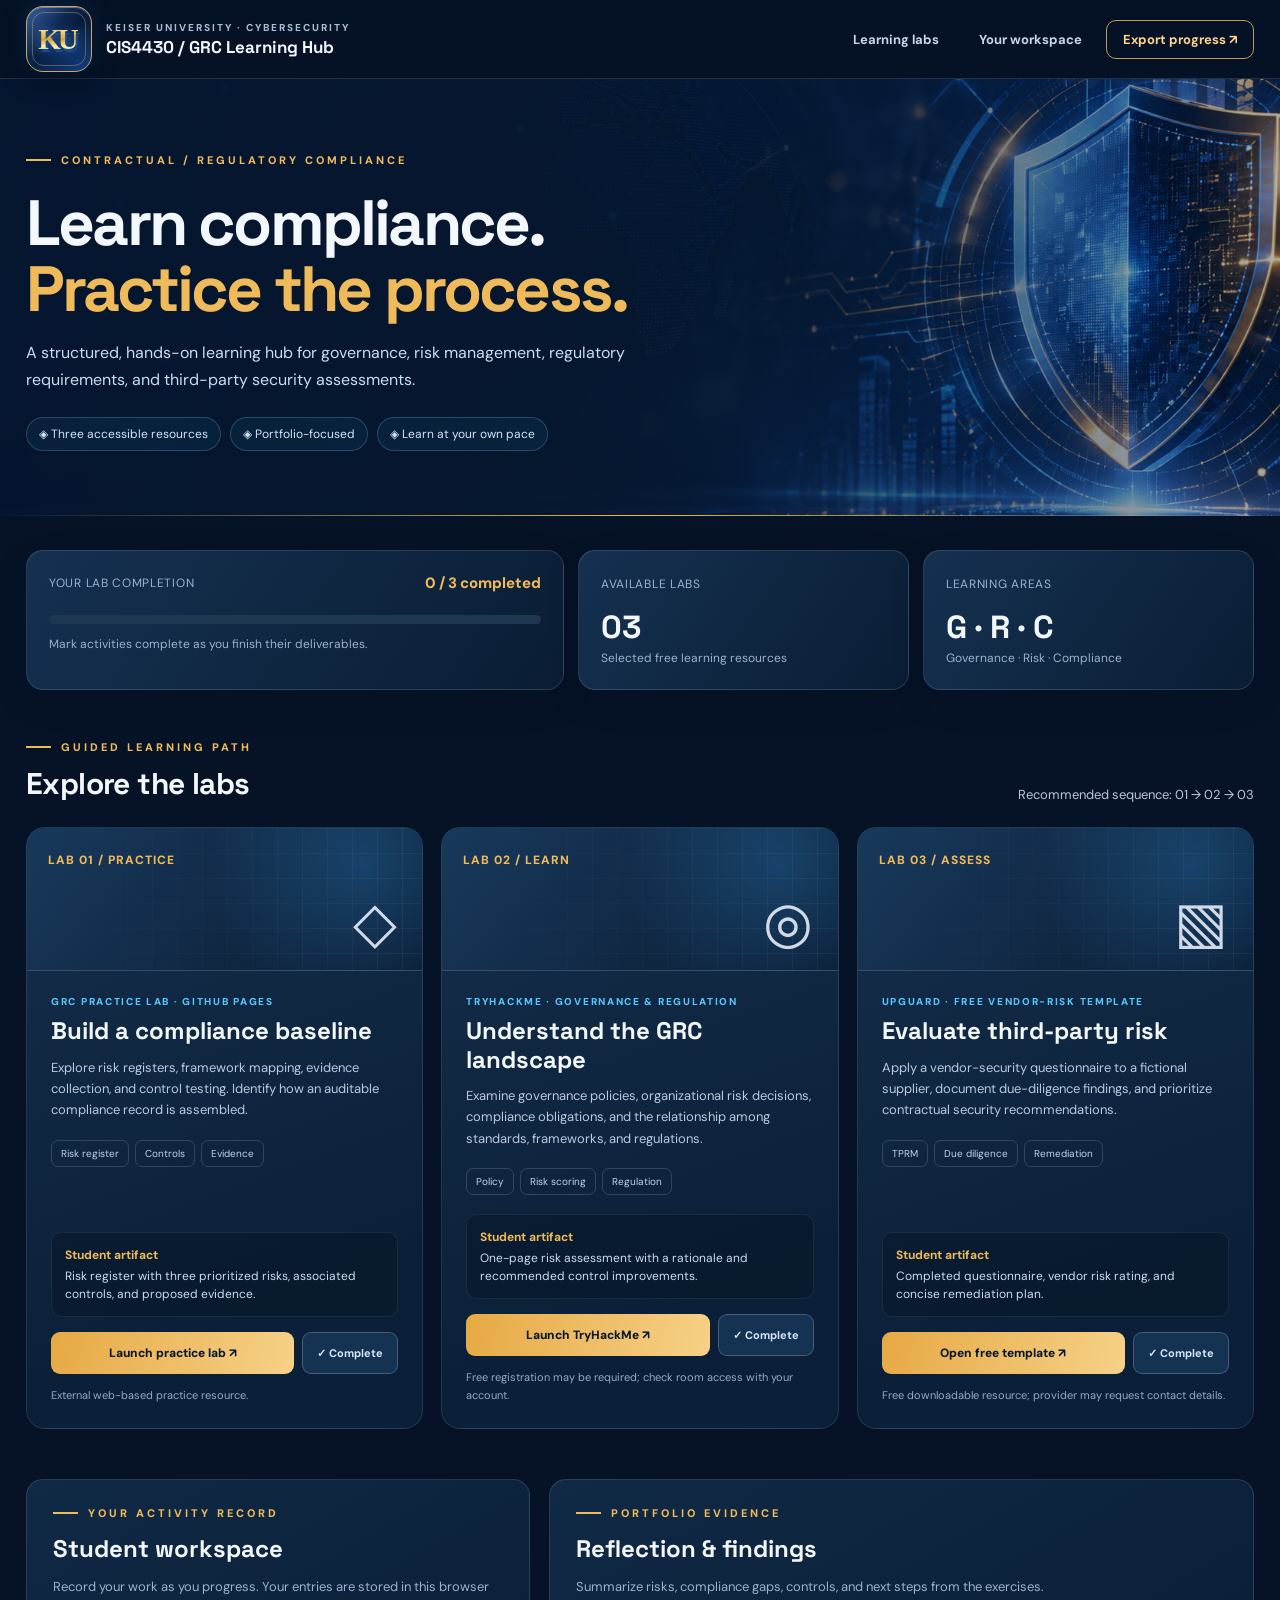
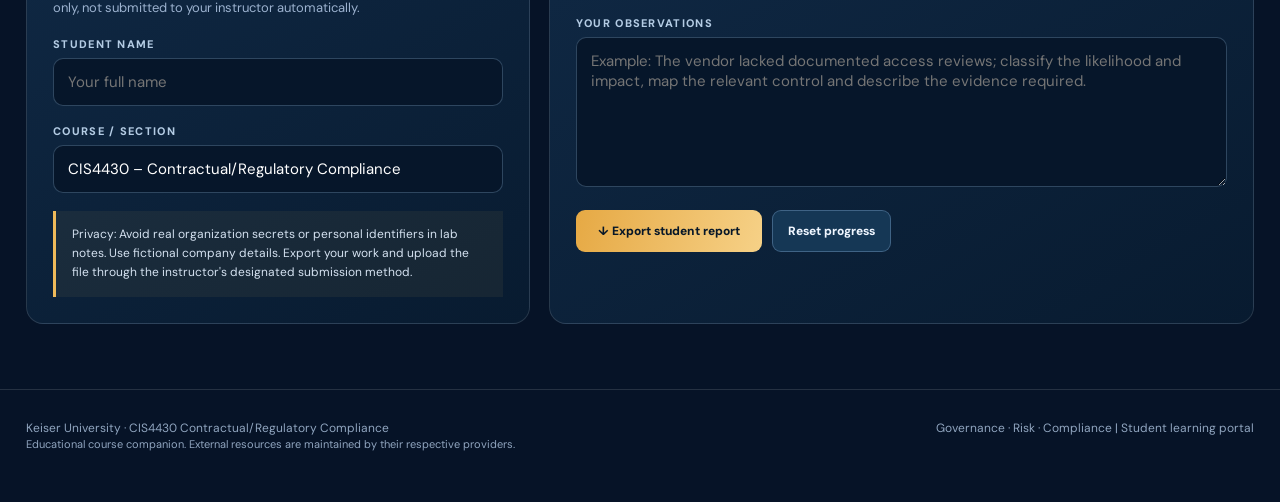
<file: index.html>
<!doctype html>
<html lang="en"><head><meta charset="utf-8"><meta name="viewport" content="width=device-width,initial-scale=1"><meta name="theme-color" content="#07162c"><title>CIS4430 | GRC Learning Hub</title>
<style>
@import url('https://fonts.googleapis.com/css2?family=DM+Sans:wght@400;500;600;700;800&family=Space+Grotesk:wght@400;500;600;700&display=swap');
:root{--bg:#061327;--panel:#0c2038;--panel2:#112945;--line:#ffffff20;--muted:#9cb2cf;--text:#f3f7ff;--gold:#efba5a;--cyan:#56c8ff;--green:#64e4b2}*{box-sizing:border-box}html{scroll-behavior:smooth}body{margin:0;background:var(--bg);color:var(--text);font:15px 'DM Sans',Arial,sans-serif}button,input,textarea{font:inherit}button{cursor:pointer}.shell{max-width:1470px;padding:0 26px;margin:auto}.topbar{background:#061327e8;backdrop-filter:blur(18px);border-bottom:1px solid var(--line);position:sticky;top:0;z-index:20}.topinner{min-height:78px;display:flex;gap:24px;align-items:center;justify-content:space-between}.brand{display:flex;align-items:center;gap:14px}.ku-logo{display:grid;place-items:center;flex:none;width:66px;height:66px;border-radius:17px;background:linear-gradient(145deg,#163e79 0%,#071b3b 49%,#123f86 100%);border:1px solid #d0a65d;box-shadow:inset 0 1px 0 #ffffff55,0 8px 25px #0007,0 0 19px #2771c044;position:relative;overflow:hidden}.ku-logo::before{content:"";position:absolute;inset:5px;border:1px solid #f5c97855;border-radius:12px}.ku-logo::after{content:"";position:absolute;left:-35%;top:-80%;width:90%;height:180%;background:linear-gradient(90deg,transparent,#8cb8ff35,transparent);transform:rotate(33deg);pointer-events:none}.ku-logo span{position:relative;z-index:1;font:900 29px Georgia,'Times New Roman',serif;letter-spacing:-3px;padding-right:4px;background:linear-gradient(180deg,#fff2bc 0%,#f8d988 24%,#dba437 50%,#fff1ac 72%,#b98022 100%);color:#e5b44d;background-clip:text;-webkit-background-clip:text;-webkit-text-fill-color:transparent;filter:drop-shadow(2px 3px 0 #164b99) drop-shadow(0 0 6px #3b7bcaaa)}.brand small{color:#a7bdd8;display:block;font-size:10px;letter-spacing:2px;font-weight:800}.brand strong{font:700 17px 'Space Grotesk',sans-serif;display:block;margin-top:2px}.nav{display:flex;align-items:center;gap:8px}.nav a{color:#c7d7eb;text-decoration:none;padding:10px 16px;border-radius:10px;font-size:13px;font-weight:700}.nav a:hover{background:#ffffff16;color:white}.nav .navaction{border:1px solid #c49a57;color:#ffd58c}.hero{position:relative;min-height:410px;overflow:hidden;background:linear-gradient(90deg,#05152ff7 0%,#06172eee 42%,#06172e55 100%),url('cyber-background.png') center 42%/cover}.hero:after{content:'';height:1px;position:absolute;bottom:0;width:100%;background:linear-gradient(90deg,transparent,var(--gold),transparent)}.hero-inner{padding-top:74px;padding-bottom:65px;position:relative;z-index:1}.eyebrow{font-weight:800;color:var(--gold);letter-spacing:3px;font-size:11px;text-transform:uppercase;display:flex;align-items:center;gap:10px}.eyebrow:before{content:'';width:25px;height:2px;background:var(--gold)}h1,h2,h3{font-family:'Space Grotesk',sans-serif}h1{font-size:clamp(40px,5vw,73px);line-height:1.03;max-width:800px;letter-spacing:-2.8px;margin:24px 0 15px}h1 span{color:var(--gold)}.subtitle{max-width:625px;color:#ccdcf0;font-size:16px;line-height:1.7}.pillrow{display:flex;flex-wrap:wrap;gap:9px;margin-top:24px}.pill{padding:8px 12px;background:#0a2642b8;border:1px solid #6084aa66;border-radius:100px;font-size:12px;color:#d5e4f4}.main{padding-top:34px;padding-bottom:65px}.overview{display:grid;grid-template-columns:1.3fr .8fr .8fr;gap:14px;margin-bottom:50px}.stat{background:linear-gradient(125deg,#153150,#0a1d34);border:1px solid var(--line);border-radius:17px;padding:22px;min-height:135px;box-shadow:0 12px 35px #020c1922}.stat strong{font:700 32px 'Space Grotesk';display:block;margin-top:14px}.stat label{font-size:12px;color:var(--muted);letter-spacing:.7px}.progress-top{display:flex;align-items:center;justify-content:space-between;gap:12px}.progress-meter{height:9px;border-radius:25px;background:#1e3750;margin-top:22px;overflow:hidden}.progress-meter>div{height:100%;width:0%;background:linear-gradient(90deg,var(--cyan),var(--gold));border-radius:20px;transition:width .6s}.section-top{display:flex;align-items:end;justify-content:space-between;gap:15px;margin-bottom:24px}.section-top h2{font-size:30px;letter-spacing:-.6px;margin:10px 0 0}.muted{color:var(--muted)}.steps{font-size:13px;color:#b7c7da}.labs{display:grid;grid-template-columns:repeat(3,minmax(0,1fr));gap:18px}.lab{background:linear-gradient(160deg,#152e4b,#0b2038 76%);border:1px solid #acc8ef23;border-radius:19px;overflow:hidden;position:relative;transition:transform .25s,border-color .25s,box-shadow .25s;display:flex;flex-direction:column}.lab:hover{transform:translateY(-7px);border-color:#d8ad5d98;box-shadow:0 20px 45px #020b1b9c}.lab-head{height:143px;position:relative;padding:21px;background:radial-gradient(circle at 85% 25%,#2c8dd64a,transparent 44%),linear-gradient(130deg,#18395c,#0b1b31);border-bottom:1px solid var(--line);overflow:hidden}.lab-head:before{content:'';position:absolute;inset:0;background-image:linear-gradient(#ffffff0c 1px,transparent 1px),linear-gradient(90deg,#ffffff0c 1px,transparent 1px);background-size:25px 25px;mask-image:linear-gradient(90deg,transparent,#000)}.num{position:relative;z-index:1;font-size:12px;color:var(--gold);font-weight:800;letter-spacing:1px}.labicon{position:absolute;right:25px;bottom:15px;font-size:57px;opacity:.85;font-family:Arial}.lab-body{padding:24px;display:flex;flex-direction:column;flex:1}.source{color:var(--cyan);font-weight:800;font-size:10px;letter-spacing:1.7px;text-transform:uppercase}.lab h3{margin:9px 0 11px;font-size:24px;line-height:1.18}.lab p{margin:0;color:#b9cade;line-height:1.65;font-size:13px}.tags{display:flex;flex-wrap:wrap;gap:6px;margin:19px 0}.tag{font-size:10px;border:1px solid #ffffff26;border-radius:7px;padding:6px 9px;color:#bed4eb}.deliverable{font-size:12px;color:#c8dcf2;padding:13px;border-radius:10px;background:#0616298e;border:1px solid #ffffff13;margin-top:auto;line-height:1.5}.deliverable b{color:var(--gold);display:block;margin-bottom:3px}.actions{display:flex;gap:8px;align-items:stretch;margin-top:15px}.launch{background:linear-gradient(105deg,#e6a944,#f6d187);color:#071728;text-decoration:none;border:0;border-radius:9px;padding:13px 15px;font-size:12px;font-weight:800;flex:1;text-align:center;transition:filter .2s}.launch:hover{filter:brightness(1.14)}.complete{background:#143251;border:1px solid #ffffff36;border-radius:9px;color:#d5e8fb;padding:10px 14px;font-weight:700;font-size:11px}.complete[aria-pressed=true]{background:#143e37;border-color:#4bd3a6;color:#9cffdc}.note{font-size:11px!important;color:#93abc5!important;margin-top:12px!important}.workspace{display:grid;grid-template-columns:1fr 1.4fr;gap:19px;margin-top:50px}.pane{background:linear-gradient(150deg,#102945,#081b30);border:1px solid var(--line);padding:26px;border-radius:17px}.pane h2{margin:0 0 10px;font-size:24px}.pane p{font-size:13px;line-height:1.6}.field{display:block;font-size:11px;text-transform:uppercase;letter-spacing:1.3px;color:#b4cce4;font-weight:800;margin:18px 0 7px}.input{background:#06162a;border:1px solid #5e7e9d75;border-radius:10px;padding:13px 14px;width:100%;color:white;outline:none}.input:focus{border-color:var(--gold);box-shadow:0 0 0 3px #eab85b22}textarea.input{min-height:150px;resize:vertical}.buttonline{display:flex;flex-wrap:wrap;gap:10px;margin-top:18px}.secondary{border:1px solid #6489af88;background:#153755;color:#eff6ff;border-radius:9px;padding:12px 15px;font-weight:800;font-size:12px}.secondary:hover{border-color:var(--gold)}.notice{border-left:3px solid var(--gold);padding:14px 16px;background:#d6ac5212;color:#d4e1f0;font-size:12px;line-height:1.6;margin-top:18px}.footer{border-top:1px solid var(--line);padding:30px 0 50px;color:#90a5bf;font-size:12px}.footerinner{display:flex;justify-content:space-between;gap:20px}.reveal{opacity:0;transform:translateY(20px);transition:opacity .7s,transform .7s}.reveal.visible{opacity:1;transform:none}.pulse{animation:blink 3s infinite}@keyframes blink{50%{box-shadow:0 0 23px #eabc6280}}@media(max-width:900px){.labs{grid-template-columns:1fr 1fr}.overview{grid-template-columns:1fr 1fr}.overview .stat:first-child{grid-column:span 2}.workspace{grid-template-columns:1fr}.nav a:not(.navaction){display:none}}@media(max-width:600px){.shell{padding:0 17px}.topinner{min-height:70px}.brand strong{font-size:13px}.ku-logo{width:48px;height:48px;border-radius:12px}.ku-logo span{font-size:23px}.ku-logo::before{inset:4px;border-radius:8px}.navaction{padding:9px!important;font-size:11px!important}.hero{min-height:410px}.hero-inner{padding-top:70px}.overview,.labs{grid-template-columns:1fr}.overview .stat:first-child{grid-column:auto}.section-top{display:block}.footerinner{display:block}h1{letter-spacing:-1.4px}}@media(prefers-reduced-motion:reduce){*,*:before,*:after{animation:none!important;transition:none!important;scroll-behavior:auto!important}.reveal{opacity:1;transform:none}}
</style></head><body>
<header class="topbar"><div class="shell topinner"><div class="brand"><div class="ku-logo" role="img" aria-label="KU gold and blue monogram"><span>KU</span></div><div><small>KEISER UNIVERSITY · CYBERSECURITY</small><strong>CIS4430 / GRC Learning Hub</strong></div></div><nav class="nav" aria-label="Main navigation"><a href="#labs">Learning labs</a><a href="#workspace">Your workspace</a><a class="navaction" href="#workspace">Export progress ↗</a></nav></div></header>
<section class="hero"><div class="shell hero-inner"><div class="eyebrow">Contractual / Regulatory Compliance</div><h1>Learn compliance.<br><span>Practice the process.</span></h1><p class="subtitle">A structured, hands-on learning hub for governance, risk management, regulatory requirements, and third-party security assessments.</p><div class="pillrow"><span class="pill">◈ Three accessible resources</span><span class="pill">◈ Portfolio-focused</span><span class="pill">◈ Learn at your own pace</span></div></div></section>
<main class="shell main"><div class="overview reveal"><section class="stat"><div class="progress-top"><label>YOUR LAB COMPLETION</label><span style="color:var(--gold);font-weight:800" id="fraction">0 / 3 completed</span></div><div class="progress-meter" role="progressbar" aria-label="Lab completion" aria-valuemin="0" aria-valuemax="100" aria-valuenow="0" id="progressbar"><div id="progress"></div></div><p class="muted" style="font-size:12px;margin:12px 0 0">Mark activities complete as you finish their deliverables.</p></section><section class="stat"><label>AVAILABLE LABS</label><strong>03</strong><span class="muted" style="font-size:12px">Selected free learning resources</span></section><section class="stat"><label>LEARNING AREAS</label><strong>G · R · C</strong><span class="muted" style="font-size:12px">Governance · Risk · Compliance</span></section></div>
<div class="section-top reveal" id="labs"><div><div class="eyebrow">Guided learning path</div><h2>Explore the labs</h2></div><span class="steps">Recommended sequence: 01 → 02 → 03</span></div>
<div class="labs">
<article class="lab reveal"><div class="lab-head"><span class="num">LAB 01 / PRACTICE</span><span class="labicon" aria-hidden="true">◇</span></div><div class="lab-body"><div class="source">GRC Practice Lab · Github Pages</div><h3>Build a compliance baseline</h3><p>Explore risk registers, framework mapping, evidence collection, and control testing. Identify how an auditable compliance record is assembled.</p><div class="tags"><span class="tag">Risk register</span><span class="tag">Controls</span><span class="tag">Evidence</span></div><div class="deliverable"><b>Student artifact</b>Risk register with three prioritized risks, associated controls, and proposed evidence.</div><div class="actions"><a class="launch" href="https://johnbjoseph-cybersec.github.io/grc-lab.html" target="_blank" rel="noopener noreferrer">Launch practice lab ↗</a><button class="complete" data-lab="0" aria-pressed="false">✓ Complete</button></div><p class="note">External web-based practice resource.</p></div></article>
<article class="lab reveal"><div class="lab-head"><span class="num">LAB 02 / LEARN</span><span class="labicon" aria-hidden="true">◎</span></div><div class="lab-body"><div class="source">TryHackMe · Governance & Regulation</div><h3>Understand the GRC landscape</h3><p>Examine governance policies, organizational risk decisions, compliance obligations, and the relationship among standards, frameworks, and regulations.</p><div class="tags"><span class="tag">Policy</span><span class="tag">Risk scoring</span><span class="tag">Regulation</span></div><div class="deliverable"><b>Student artifact</b>One-page risk assessment with a rationale and recommended control improvements.</div><div class="actions"><a class="launch" href="https://tryhackme.com/room/cybergovernanceregulation" target="_blank" rel="noopener noreferrer">Launch TryHackMe ↗</a><button class="complete" data-lab="1" aria-pressed="false">✓ Complete</button></div><p class="note">Free registration may be required; check room access with your account.</p></div></article>
<article class="lab reveal"><div class="lab-head"><span class="num">LAB 03 / ASSESS</span><span class="labicon" aria-hidden="true">▧</span></div><div class="lab-body"><div class="source">UpGuard · Free vendor-risk template</div><h3>Evaluate third-party risk</h3><p>Apply a vendor-security questionnaire to a fictional supplier, document due-diligence findings, and prioritize contractual security recommendations.</p><div class="tags"><span class="tag">TPRM</span><span class="tag">Due diligence</span><span class="tag">Remediation</span></div><div class="deliverable"><b>Student artifact</b>Completed questionnaire, vendor risk rating, and concise remediation plan.</div><div class="actions"><a class="launch" href="https://www.upguard.com/resources/vendor-risk-assessment-template" target="_blank" rel="noopener noreferrer">Open free template ↗</a><button class="complete" data-lab="2" aria-pressed="false">✓ Complete</button></div><p class="note">Free downloadable resource; provider may request contact details.</p></div></article>
</div>
<div class="workspace" id="workspace"><section class="pane reveal"><div class="eyebrow">Your activity record</div><h2 style="margin-top:13px">Student workspace</h2><p class="muted">Record your work as you progress. Your entries are stored in this browser only, not submitted to your instructor automatically.</p><label class="field" for="student">Student name</label><input class="input" id="student" maxlength="120" placeholder="Your full name" autocomplete="name"><label class="field" for="date">Course / section</label><input class="input" id="course" value="CIS4430 – Contractual/Regulatory Compliance" maxlength="180"><div class="notice">Privacy: Avoid real organization secrets or personal identifiers in lab notes. Use fictional company details. Export your work and upload the file through the instructor's designated submission method.</div></section><section class="pane reveal"><div class="eyebrow">Portfolio evidence</div><h2 style="margin-top:13px">Reflection & findings</h2><p class="muted">Summarize risks, compliance gaps, controls, and next steps from the exercises.</p><label class="field" for="notes">Your observations</label><textarea class="input" id="notes" placeholder="Example: The vendor lacked documented access reviews; classify the likelihood and impact, map the relevant control and describe the evidence required."></textarea><div class="buttonline"><button type="button" class="launch pulse" style="flex:initial;padding:13px 22px" id="export">↓ Export student report</button><button type="button" class="secondary" id="reset">Reset progress</button></div><p id="status" class="muted" role="status" aria-live="polite" style="font-size:12px"></p></section></div></main>
<footer class="footer"><div class="shell footerinner"><div>Keiser University · CIS4430 Contractual/Regulatory Compliance<br><span style="font-size:11px">Educational course companion. External resources are maintained by their respective providers.</span></div><div>Governance · Risk · Compliance | Student learning portal</div></div></footer>
<script>
(()=>{'use strict';const key='cis4430-grc-hub-v3';const $=id=>document.getElementById(id);let state={completed:[false,false,false],student:'',course:'CIS4430 – Contractual/Regulatory Compliance',notes:''};try{const saved=JSON.parse(localStorage.getItem(key)||'null');if(saved&&Array.isArray(saved.completed)&&saved.completed.length===3)state={...state,...saved}}catch(_){};
$('student').value=state.student||'';$('course').value=state.course||'';$('notes').value=state.notes||'';const buttons=[...document.querySelectorAll('[data-lab]')];function persist(){try{localStorage.setItem(key,JSON.stringify(state));$('status').textContent='Progress saved in this browser.'}catch(_){$('status').textContent='Browser storage unavailable. Export a report to retain your work.'}}function render(){let count=state.completed.filter(Boolean).length;let pct=Math.round(count/3*100);$('fraction').textContent=count+' / 3 completed';$('progress').style.width=pct+'%';$('progressbar').setAttribute('aria-valuenow',String(pct));buttons.forEach((b,i)=>{b.setAttribute('aria-pressed',String(!!state.completed[i]));b.textContent=state.completed[i]?'✓ Completed':'✓ Complete'})}buttons.forEach(b=>b.addEventListener('click',()=>{const i=Number(b.dataset.lab);state.completed[i]=!state.completed[i];render();persist()}));[['student','student'],['course','course'],['notes','notes']].forEach(([id,k])=>$(id).addEventListener('input',()=>{state[k]=$(id).value;persist()}));$('export').addEventListener('click',()=>{const names=['GRC Practice Lab','TryHackMe – Governance & Regulation','UpGuard – Vendor Risk Assessment'];const content=['CIS4430 — GRC STUDENT LAB REPORT','Generated: '+new Date().toLocaleString(),'Student: '+(state.student||'(not provided)'),'Course: '+state.course,'','LAB STATUS',...names.map((name,i)=>(state.completed[i]?'[COMPLETE] ':'[PENDING] ')+name),'','REFLECTION & FINDINGS',state.notes||'(No observations entered)','', 'This export reflects student self-reported completion; it is not independent verification.'].join('\n');const blob=new Blob([content],{type:'text/plain;charset=utf-8'}),url=URL.createObjectURL(blob),a=document.createElement('a');a.href=url;a.download='CIS4430_GRC_Student_Report.txt';document.body.append(a);a.click();a.remove();setTimeout(()=>URL.revokeObjectURL(url),1000);$('status').textContent='Student report exported.'});$('reset').addEventListener('click',()=>{if(!confirm('Clear your saved completion, name and notes on this device?'))return;state={completed:[false,false,false],student:'',course:'CIS4430 – Contractual/Regulatory Compliance',notes:''};$('student').value='';$('course').value=state.course;$('notes').value='';render();persist()});render();const nodes=[...document.querySelectorAll('.reveal')];if('IntersectionObserver' in window){const ob=new IntersectionObserver(entries=>entries.forEach(e=>{if(e.isIntersecting){e.target.classList.add('visible');ob.unobserve(e.target)}}),{threshold:.08});nodes.forEach(n=>ob.observe(n))}else nodes.forEach(n=>n.classList.add('visible'))})();
</script></body></html>
</file>
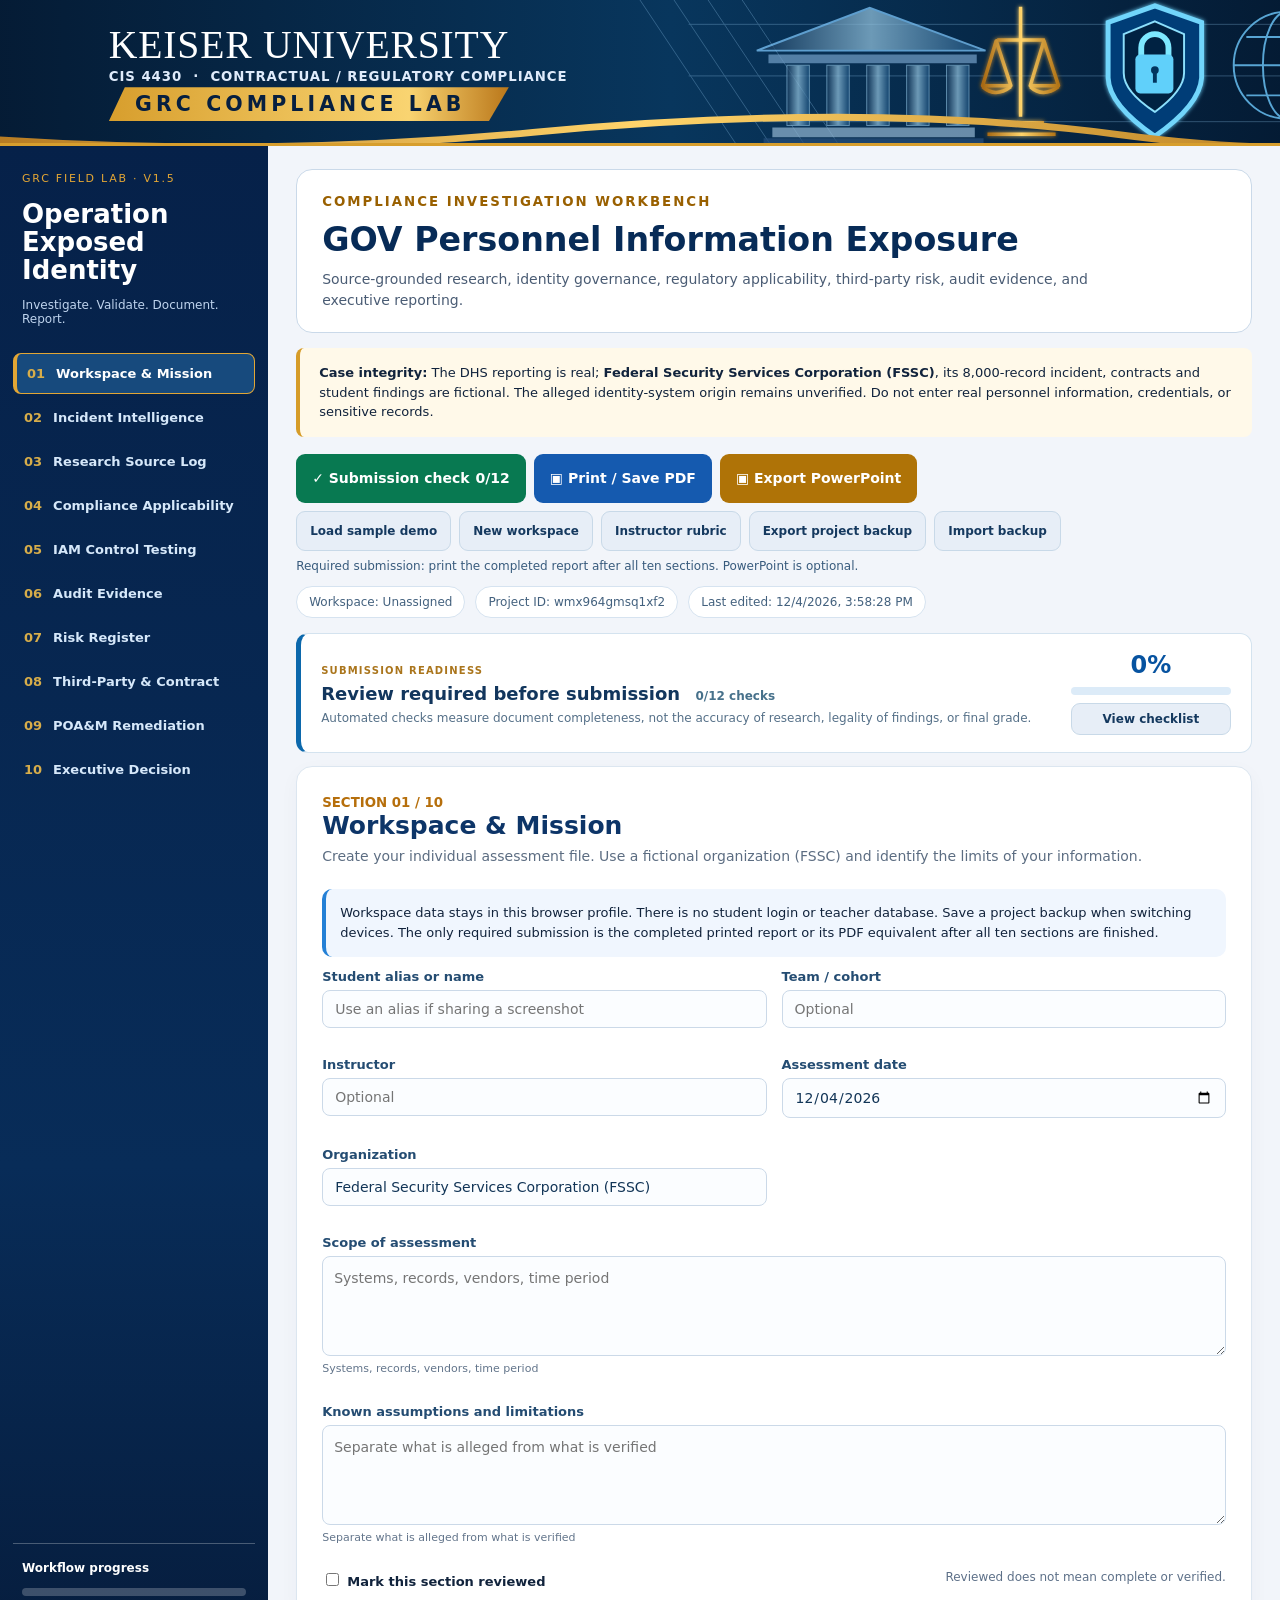
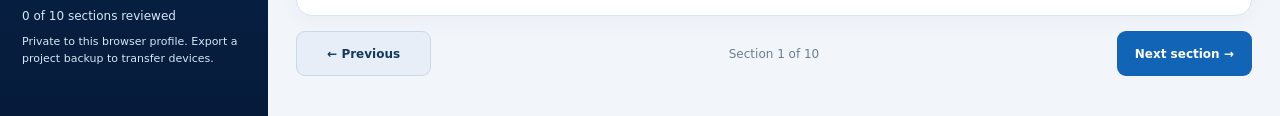
<file: dhs-compliance-lab/index.html>
<!doctype html>
<html lang="en"><head><meta charset="utf-8"><meta name="viewport" content="width=device-width,initial-scale=1"><meta name="color-scheme" content="light"><title>CIS 4430 | GOV Personnel Information Compliance Lab</title><link rel="stylesheet" href="styles.css"></head>
<body>
<header class="topbar">
  <div class="bannerMain">
    <div class="bannerSchool">
      <span class="schoolTitle">KEISER UNIVERSITY</span>
      <small>CIS 4430 &nbsp;·&nbsp; CONTRACTUAL / REGULATORY COMPLIANCE</small>
      <span class="goldRibbon">GRC COMPLIANCE LAB</span>
    </div>
    <div class="bannerArt" aria-hidden="true">
      <svg class="bannerPillar" viewBox="0 0 78 78"><path d="M10 22 39 7l29 15M16 27h46M20 33v27M32 33v27M46 33v27M58 33v27M15 62h48M9 68h60" stroke="currentColor" stroke-width="4" fill="none" stroke-linecap="round" stroke-linejoin="round"/></svg>
      <svg class="bannerScales" viewBox="0 0 92 78"><path d="M46 10v56M17 66h58M28 16h36M46 10v-5M18 21h56M22 21 9 51h26L22 21ZM70 21 57 51h26L70 21Z" stroke="currentColor" stroke-width="3" fill="none" stroke-linejoin="round"/><path d="M9 52q13 11 26 0M57 52q13 11 26 0" stroke="currentColor" stroke-width="3" fill="none"/></svg>
      <svg class="bannerShield" viewBox="0 0 86 94"><path d="M43 5 77 18v32c0 23-14 34-34 40C23 84 9 73 9 50V18Z" fill="rgba(18,116,207,.2)" stroke="currentColor" stroke-width="4"/><rect x="30" y="43" width="26" height="25" rx="3" fill="currentColor"/><path d="M35 44v-9a8 8 0 0 1 16 0v9" fill="none" stroke="currentColor" stroke-width="4"/><circle cx="43" cy="54" r="3" fill="#082044"/></svg>
      <svg class="bannerGlobe" viewBox="0 0 80 80"><circle cx="40" cy="40" r="34" fill="none" stroke="currentColor" stroke-width="3"/><ellipse cx="40" cy="40" rx="15" ry="34" fill="none" stroke="currentColor" stroke-width="2"/><path d="M6 40h68M13 23h54M13 57h54" fill="none" stroke="currentColor" stroke-width="2"/></svg>
    </div>
  </div>
  <div class="bannerStatus"><span class="chip">SIMULATED CASE STUDY</span><span id="saveStatus">Not saved</span></div>
</header>
<main class="layout"><aside class="sidebar"><div class="sidebrand"><small>GRC FIELD LAB · V1.5</small><h2>Operation<br>Exposed Identity</h2><p>Investigate. Validate. Document. Report.</p></div><button type="button" class="mobileNavToggle" id="mobileNavToggle" aria-controls="nav" aria-expanded="false">☰ &nbsp; Browse the 10 lab sections <span aria-hidden="true">▾</span></button><nav id="nav" aria-label="Lab sections"></nav><div class="sidebottom"><b>Workflow progress</b><div class="progressbar"><div id="progressFill"></div></div><span id="progressText">0 of 10 sections reviewed</span><p>Private to this browser profile. Export a project backup to transfer devices.</p></div></aside>
<section class="content"><div class="hero"><div><small>COMPLIANCE INVESTIGATION WORKBENCH</small><h1>GOV Personnel Information Exposure</h1><p>Source-grounded research, identity governance, regulatory applicability, third-party risk, audit evidence, and executive reporting.</p></div></div>
<div class="notice"><strong>Case integrity:</strong> The DHS reporting is real; <strong>Federal Security Services Corporation (FSSC)</strong>, its 8,000-record incident, contracts and student findings are fictional. The alleged identity-system origin remains unverified. Do not enter real personnel information, credentials, or sensitive records.</div>
<div class="actionToolbar" aria-label="Lab actions"><div class="primaryActions"><button id="openValidator" class="validatorButton">✓ Submission check <span id="readinessTiny">0/12</span></button><button id="printPdf" class="printAction">▣ Print / Save PDF</button><button id="exportPpt" class="accent">▣ Export PowerPoint</button></div><div class="secondaryActions"><button id="loadDemo" class="secondary">Load sample demo</button><button id="newWorkspace" class="secondary">New workspace</button><button id="openRubric" class="secondary">Instructor rubric</button><button id="exportProject" class="secondary">Export project backup</button><label class="filebutton secondary" for="importFile">Import backup<input id="importFile" type="file" accept="application/json,.json" hidden></label></div></div><p id="exportStatus" aria-live="polite" class="exportStatus">Required submission: print the completed report after all ten sections. PowerPoint is optional.</p>
<div id="workspaceSummary" class="workspaceSummary"></div><div id="validationDashboard"></div><div id="panel"></div>
<div class="panelFooter"><button id="prevBtn" class="secondary">← Previous</button><span id="stepCounter"></span><button id="nextBtn">Next section →</button></div>
</section></main><div id="printArea"></div>
<script src="vendor/pptxgen.min.js"></script><script src="app.js"></script><script>
(function(){const b=document.getElementById('mobileNavToggle'),n=document.getElementById('nav');if(!b||!n)return; b.addEventListener('click',()=>{const open=n.classList.toggle('mobileOpen');b.setAttribute('aria-expanded',String(open));b.querySelector('span').textContent=open?'▴':'▾';});n.addEventListener('click',e=>{if(e.target.closest('.navitem')&&window.matchMedia('(max-width:1000px)').matches){n.classList.remove('mobileOpen');b.setAttribute('aria-expanded','false');b.querySelector('span').textContent='▾';}});})();
</script></body></html>
</file>
<file: dhs-compliance-lab/styles.css>
:root{font-family:Inter,ui-sans-serif,system-ui,-apple-system,"Segoe UI",Arial,sans-serif;color:#11233c;background:#f2f5fa}*{box-sizing:border-box}body{margin:0}button,input,textarea,select{font:inherit}button,.filebutton{border:0;border-radius:9px;padding:11px 14px;background:#1264b6;color:#fff;font-weight:700;cursor:pointer;display:inline-flex;align-items:center;justify-content:center;gap:6px}button:hover,.filebutton:hover{filter:brightness(.94)}button:focus-visible,input:focus-visible,textarea:focus-visible,select:focus-visible{outline:3px solid #f5b32e;outline-offset:2px}.secondary{background:#e7eef7;color:#15395f;border:1px solid #c8d9e8}.accent{background:#a96a00}.topbar{height:76px;background:#041d42;color:white;display:flex;justify-content:space-between;align-items:center;padding:10px 28px;border-bottom:4px solid #e0a72f;gap:15px}.brand{display:flex;align-items:center;gap:12px}.seal{height:49px;width:49px;border-radius:50%;border:2px solid #eab644;color:#eab644;display:grid;place-items:center;font-weight:900}.brand b{display:block;font:700 21px Georgia,serif;letter-spacing:.05em}.brand small{font-size:10px;letter-spacing:.08em;color:#cce0f9}.topright{font-size:12px;display:flex;gap:14px;align-items:center}.chip{padding:6px 10px;border-radius:25px;border:1px solid #c6a052;color:#ffdf92}.layout{display:grid;grid-template-columns:258px minmax(0,1fr);min-height:calc(100vh - 76px)}.sidebar{background:#082b56;color:white;padding:24px 16px;display:flex;flex-direction:column;gap:15px}.sidebrand{padding:0 9px}.sidebrand small{letter-spacing:.16em;color:#f5b63d;font-size:11px}.sidebrand h2{font-size:26px;line-height:1.08;margin:14px 0}.sidebrand p{color:#bfd4ee;font-size:12px}.sidebar nav{display:flex;flex-direction:column;gap:5px}.navitem{border:1px solid transparent;background:transparent;text-align:left;justify-content:flex-start;padding:11px 12px;color:#d6e8fa;font-size:13px;font-weight:650;width:100%}.navitem.active{background:#ffffff19;color:white;border-color:#e5ab3c;border-left:4px solid #e5ab3c}.navitem .num{color:#d7ad4a;margin-right:5px}.sidebottom{margin-top:auto;border-top:1px solid #ffffff44;padding:17px 9px;color:#d4e7f6;font-size:12px}.sidebottom b{color:white}.sidebottom p{line-height:1.5;font-size:11px}.progressbar{height:8px;background:#ffffff38;border-radius:10px;margin:13px 0;overflow:hidden}.progressbar>div{background:#e8b34a;height:100%;width:0;transition:.2s}.content{padding:26px 34px 45px;max-width:1440px;width:100%;margin:auto}.hero{display:flex;justify-content:space-between;align-items:center;gap:30px;background:linear-gradient(110deg,#fff 50%,#dbeeff);border:1px solid #d9e4ef;border-radius:16px;padding:25px 28px}.hero small{font-weight:750;letter-spacing:.15em;color:#996000}.hero h1{font-size:31px;margin:10px 0;color:#062c5b}.hero p{font-size:14px;max-width:740px;line-height:1.5;margin:0;color:#4a5c74}.heroStat{min-width:210px;text-align:center;border-left:1px solid #b2cce7;padding-left:25px}.heroStat b{font-size:42px;color:#0058ad;display:block}.heroStat span,.heroStat small{display:block;font-size:12px;color:#355a83}.heroStat small{margin-top:7px;font-size:10px}.notice{padding:14px 16px;background:#fff8e9;border-left:4px solid #d89e28;border-radius:6px;margin:17px 0;font-size:13px;line-height:1.5}.actions{display:flex;flex-wrap:wrap;gap:8px;margin:15px 0}.actions button,.actions .filebutton{font-size:12px;padding:10px 12px}.workspaceSummary{display:flex;gap:10px;flex-wrap:wrap;margin-bottom:15px}.pill{border:1px solid #d6e3f0;border-radius:99px;background:white;font-size:12px;color:#43617e;padding:8px 12px}.panel{background:white;border:1px solid #dce6f0;border-radius:14px;padding:26px;margin-top:10px;box-shadow:0 6px 20px #17355c09}.panel h2{margin:0 0 6px;color:#0d3568;font-size:25px}.sub{color:#5c6d82;font-size:13px;line-height:1.5;margin:0 0 22px}.grid{display:grid;grid-template-columns:repeat(2,minmax(0,1fr));gap:15px}.field{display:flex;flex-direction:column;gap:6px;margin-bottom:14px}.field label{font-size:12px;font-weight:750;color:#244467}.field input,.field textarea,.field select{background:#fbfdff;border:1px solid #cbd9e8;border-radius:8px;padding:10px 12px;color:#123557;width:100%}.field textarea{min-height:85px;resize:vertical;line-height:1.45}.field small{color:#63758b;font-size:11px}.wide{grid-column:1/-1}.info{padding:14px;border-radius:10px;background:#f0f6fe;border-left:4px solid #2480d6;font-size:13px;line-height:1.55;margin:12px 0}.info.warn{background:#fff6e8;border-color:#d7a02f}.info.red{background:#fff0f0;border-color:#c44943}.minihead{font-weight:800;color:#154679;margin:22px 0 12px}.tablewrap{overflow-x:auto}.dataTable{border-collapse:collapse;width:100%;font-size:12px}.dataTable th{background:#0c3d70;color:white;text-align:left;padding:10px;white-space:nowrap}.dataTable td{padding:8px;border-bottom:1px solid #e3ebf2;vertical-align:top}.dataTable input,.dataTable select,.dataTable textarea{font-size:12px;padding:8px;min-width:115px}.dataTable textarea{min-height:60px}.dataTable .rowdelete{background:#fff0ee;color:#ad2b20;padding:7px}.tablebuttons{display:flex;justify-content:space-between;gap:8px;margin-top:12px}.hint{font-size:12px;color:#5d7088}.readonly{padding:14px;background:#f5f8fc;border:1px solid #dfe9f4;border-radius:9px;line-height:1.6;font-size:13px}.readonly a{color:#005cb0}.sourceCard{display:flex;gap:12px;align-items:flex-start}.sourceCard strong{display:block}.sourceCard .sourceDate{color:#5d7189;font-size:12px}.promptbox{background:#f2f7fd;padding:17px;border-radius:10px;margin:15px 0;font-size:13px;line-height:1.65}.panelFooter{display:flex;justify-content:space-between;align-items:center;gap:10px;margin-top:15px;color:#6e7e90;font-size:12px}.panelFooter button{min-width:135px}#printArea{display:none}.footerFlag{color:#b66f0c;font-weight:750}.report p{line-height:1.5}.report h2{margin-top:26px;color:#173e72;border-bottom:2px solid #d2a22e;padding-bottom:5px}.report h1{color:#0a2c55;font-size:25px}.report table{width:100%;border-collapse:collapse;font-size:10px;table-layout:fixed;word-break:break-word}.report th,.report td{border:1px solid #d3d9e3;padding:6px;text-align:left;vertical-align:top}.report th{background:#e9f0f7}.report .cover{padding:30px 5px 20px;border-bottom:4px solid #dfad3d}.report .cover .kicker{color:#b78322;letter-spacing:.12em;font-weight:bold}.report .muted{color:#5d6777}.report .note{background:#fff6e9;padding:9px;border-left:3px solid #d9a032}.report .reportSection{break-inside:avoid}.report .reportTable{break-inside:auto}.report tr{break-inside:avoid}@media(max-width:1000px){.layout{grid-template-columns:1fr}.sidebar{padding:15px}.sidebar nav{display:flex;flex-direction:row;overflow-x:auto}.navitem{white-space:nowrap;width:auto}.sidebottom{display:none}.content{padding:18px}.hero{flex-direction:column;align-items:stretch}.heroStat{border-left:0;border-top:1px solid #c6d5e5;padding:10px 0 0}}@media(max-width:620px){.grid{grid-template-columns:1fr}.hero h1{font-size:24px}.topbar{padding:10px}.brand b{font-size:15px}.brand small{font-size:8px}.topright .chip{display:none}.panel{padding:16px}.panelFooter button{min-width:0}.heroStat b{font-size:32px}}@page{size:letter;margin:0.65in}@media print{body{background:white!important;color:black!important}.topbar,.sidebar,.content,.layout{display:none!important}#printArea{display:block!important}.report{font:11px Arial,sans-serif}.report .cover{margin-bottom:20px}.report a{color:black;text-decoration:none}.reportSection{page-break-inside:avoid}}

/* v1.1 submission validation & instructor evaluation */
.validatorButton{background:#087454}.readinessCard{background:#fff;border:1px solid #d4e3ef;border-left:5px solid #0c68ac;border-radius:12px;padding:17px 20px;margin:13px 0;display:flex;gap:26px;justify-content:space-between;align-items:center}.readinessCard p,.validationHero p,.rubricTop p{font-size:12px;line-height:1.5;color:#557088;margin:5px 0 0}.eyebrow{font-size:10px;font-weight:800;letter-spacing:.12em;color:#aa751c}.readinessTitle{font-size:18px;font-weight:800;margin-top:5px;color:#12365d}.readinessLabel{font-size:12px;font-weight:600;color:#47718b;margin-left:9px}.readinessMeter{min-width:160px;max-width:180px;text-align:center}.readinessMeter strong{font-size:24px;color:#0753a0}.readinessMeter .progressbar{background:#dcebf8;margin:8px 0}.readinessMeter .progressbar div{background:#087f65}.readinessMeter button{font-size:12px;width:100%;padding:8px}.validationHero{border:1px solid #dfcba7;border-radius:12px;padding:18px;background:#fff9ed;display:flex;justify-content:space-between;align-items:center;gap:20px}.validationHero.pass{background:#f0fbf5;border-color:#a7d8c2}.validationHero h3{font-size:22px;margin:5px 0;color:#173d67}.validationHero>strong{font-size:37px;color:#aa6c13}.validationHero.pass>strong{color:#087758}.checkGrid{display:grid;grid-template-columns:repeat(2,minmax(0,1fr));gap:10px;margin-top:16px}.checkItem{display:flex;align-items:flex-start;gap:10px;border:1px solid #dbe6ef;border-radius:10px;padding:13px;background:#fcfdff}.checkItem>b{font-size:13px}.checkItem div{flex:1}.checkItem div>b{font-size:13px;color:#163e68}.checkItem p{color:#60758b;font-size:11px;line-height:1.4;margin:5px 0 0}.checkSymbol{border-radius:50%;font-weight:900;display:grid;place-items:center;width:26px;height:26px;flex:none}.checkSymbol.ok{color:#076a4b;background:#d6f5e4}.checkSymbol.needs{color:#9c5e0b;background:#fff0c8}.checkItem .mini{font-size:11px;padding:6px 9px;align-self:center}.rubricTop{display:flex;justify-content:space-between;gap:30px;align-items:center;background:#f1f6fc;border:1px solid #d4e4f1;border-radius:12px;padding:19px;margin-bottom:17px}.gradeBig{font-size:48px;font-weight:900;color:#0d427a}.gradeBig span{font-size:18px;color:#74869a}.rubricFields{display:flex;gap:10px;align-items:center}.rubricFields label,.rubricEntry label{display:flex;flex-direction:column;gap:5px;font-size:12px;font-weight:750;color:#2e5175}.rubricFields input,.rubricEntry input,.rubricEntry textarea{border:1px solid #cbd9e8;border-radius:8px;padding:9px;background:#fff;max-width:100%;color:#17385d}.rubricGrid{display:grid;gap:10px;margin-bottom:16px}.rubricRow{display:grid;grid-template-columns:minmax(200px,1fr) minmax(330px,1.3fr);gap:16px;padding:15px;background:#fff;border:1px solid #dae5f0;border-radius:11px}.rubricRow b{color:#103c71}.rubricRow p{font-size:12px;color:#607389;line-height:1.5}.rubricEntry{display:grid;grid-template-columns:115px 1fr;gap:12px}.rubricEntry textarea{min-height:64px;resize:vertical}.panel .field>textarea{border:1px solid #cbd9e8;border-radius:8px;padding:11px;background:#fbfdff;min-height:100px;color:#17385d}@media(max-width:800px){.checkGrid{grid-template-columns:1fr}.rubricRow{grid-template-columns:1fr}.rubricTop{flex-direction:column;align-items:stretch}.readinessCard{flex-direction:column;align-items:stretch}.readinessMeter{max-width:none}.rubricFields{flex-wrap:wrap}}

/* v1.5: functional form and coherent desktop/mobile layout */
html,body{max-width:100%;overflow-x:hidden} .topbar{height:146px;min-height:146px;background:#051d3c url("academic-banner.svg") center/cover no-repeat!important;padding:14px clamp(22px,8.5vw,140px);border:0;position:relative;overflow:hidden;align-items:center}
.topbar .bannerMain{display:flex;flex:1;align-items:center;min-width:0}.bannerSchool{display:flex;flex-direction:column;gap:3px;max-width:810px;z-index:1}.schoolTitle{font:400 clamp(29px,3.1vw,49px)/1.05 Georgia,serif;color:#fff;letter-spacing:.02em;white-space:normal}.bannerSchool small{font-weight:720;color:#dfebfb;font-size:clamp(11px,1.04vw,16px);letter-spacing:.07em}.goldRibbon{background:linear-gradient(90deg,#d79e2d,#f9d471 75%,#ba771a);color:#061f40;clip-path:polygon(4% 0,100% 0,95% 100%,0 100%);padding:5px 35px 5px 18px;width:fit-content;min-width:min(400px,90%);text-align:center;font-weight:900;font-size:clamp(14px,1.6vw,23px);letter-spacing:.2em}.bannerArt,.bannerStatus{display:none!important}.topbar::after{content:"";position:absolute;bottom:0;left:0;right:0;height:3px;background:#d79e2d}.layout{grid-template-columns:268px minmax(0,1fr);min-height:calc(100vh - 146px)}.sidebar{background:linear-gradient(180deg,#062149 0%,#082c58 65%,#061b3a);padding:21px 13px}.sidebrand h2{font-size:26px}.sidebrand small{color:#e3a635}.sidebar nav{gap:3px}.navitem{padding:12px 10px;border-radius:8px}.navitem.active{background:#174a7d;color:#fff;border-color:#e2a635}.content{max-width:none;width:100%;padding:23px clamp(16px,2.2vw,36px) 40px}.hero{border-radius:16px;background:white;border:1px solid #cad9e9;padding:21px 25px;margin:0}.hero h1{font-size:clamp(26px,2.6vw,39px);color:#072b57}.hero p{font-size:14px;line-height:1.5;max-width:820px}.notice{border-left:4px solid #d69c28;border-radius:8px;background:#fff9e9;margin-top:15px;padding:15px 19px}.actionToolbar{display:flex;flex-direction:column;gap:8px;margin:17px 0 6px}.primaryActions,.secondaryActions{display:flex;flex-wrap:wrap;gap:8px;align-items:stretch}.primaryActions button{font-size:14px;padding:12px 16px;min-height:49px;border-radius:9px}.primaryActions .validatorButton{background:#087951}.primaryActions .printAction{background:#155aaf}.primaryActions .accent{background:#af7307}.secondaryActions button,.secondaryActions .filebutton{min-height:40px;padding:9px 13px;font-size:12px}.exportStatus{margin:5px 0 11px;color:#385b7d;font-size:12px;line-height:1.5}.panel{border-radius:16px;padding:25px}.panel .sub{font-size:14px;line-height:1.55}.recordsList{display:grid;gap:15px;margin-top:15px}.recordCard{border:1px solid #cbdceb;border-radius:13px;background:#fbfdff;box-shadow:0 3px 10px rgba(3,42,88,.04);padding:18px}.recordHead{display:flex;justify-content:space-between;align-items:center;gap:15px;border-bottom:1px solid #e3ebf5;margin-bottom:15px;padding-bottom:12px}.recordHead h3{margin:3px 0 0;color:#0b376d;font-size:19px}.recordHead .rowdelete{min-width:110px;padding:8px 10px!important;color:#a1333b}.recordFields{display:grid;grid-template-columns:repeat(2,minmax(0,1fr));gap:12px 15px}.recordField{min-width:0;display:flex;flex-direction:column;gap:5px}.recordField:has(textarea){grid-column:span 2}.recordField label{font-size:13px;font-weight:750;color:#24476a}.recordField :is(input,textarea,select){width:100%;min-width:0;max-width:100%;font:inherit;font-size:14px;color:#153757;border:1px solid #c1d1e2;border-radius:8px;background:#fff;padding:11px 12px}.recordField input,.recordField select{min-height:43px}.recordField textarea{min-height:91px;resize:vertical;line-height:1.5}.recordField :is(input,textarea,select):focus{outline:3px solid rgba(35,116,213,.18);border-color:#0874cb}.recordActions{display:flex;gap:14px;align-items:center;flex-wrap:wrap;margin:13px 0 0}.recordActions button{background:#115cab}.recordActions .hint{font-size:12px}.panelFooter{gap:20px}.panelFooter button{min-height:45px}.field label{font-size:13px;color:#244c72;font-weight:750}.grid :is(input,textarea){font-size:14px}.readinessCard{border-radius:12px}
@media(max-width:1050px){.layout{display:block}.topbar{height:136px;min-height:136px;padding:17px 24px;background-position:65% center}.sidebar{padding:16px 18px}.sidebrand h2{font-size:23px;margin:6px 0}.sidebrand p{margin:4px 0}.mobileNavToggle{display:flex;align-items:center;justify-content:space-between;width:100%;margin:9px 0;background:#17568e;color:white;padding:12px}.sidebar nav{display:none}.sidebar nav.mobileOpen{display:flex;flex-direction:column;max-height:none;overflow:visible;gap:3px}.navitem{width:100%;text-align:left}.sidebottom{display:none}.content{padding:17px 18px 30px}.recordFields{grid-template-columns:repeat(2,minmax(0,1fr))}}
@media(min-width:1051px){.mobileNavToggle{display:none}}
@media(max-width:680px){.topbar{height:134px;min-height:134px;padding:15px 16px;background-size:auto 134px;background-position:47% center}.schoolTitle{font-size:clamp(25px,5.7vw,33px)}.bannerSchool small{font-size:10px;max-width:280px}.goldRibbon{font-size:12px;min-width:0;width:100%;max-width:300px;letter-spacing:.13em}.hero{padding:18px}.hero h1{font-size:24px}.content{padding:13px 12px 26px}.primaryActions{display:grid;grid-template-columns:repeat(2,minmax(0,1fr))}.primaryActions button{padding:12px 8px;font-size:12px;white-space:normal}.primaryActions button:first-child{grid-column:span 2}.secondaryActions{display:grid;grid-template-columns:repeat(2,minmax(0,1fr))}.secondaryActions button,.secondaryActions .filebutton{min-width:0;width:100%;white-space:normal;padding:10px 6px}.recordCard{padding:14px}.recordFields{grid-template-columns:1fr}.recordField:has(textarea){grid-column:auto}.recordHead h3{font-size:17px}.recordHead .rowdelete{min-width:0;font-size:11px}.panel{padding:15px}.panel .grid{grid-template-columns:1fr}.checkGrid{grid-template-columns:1fr}}
@media print{.actionToolbar,.exportStatus,.mobileNavToggle{display:none!important}}
</file>
